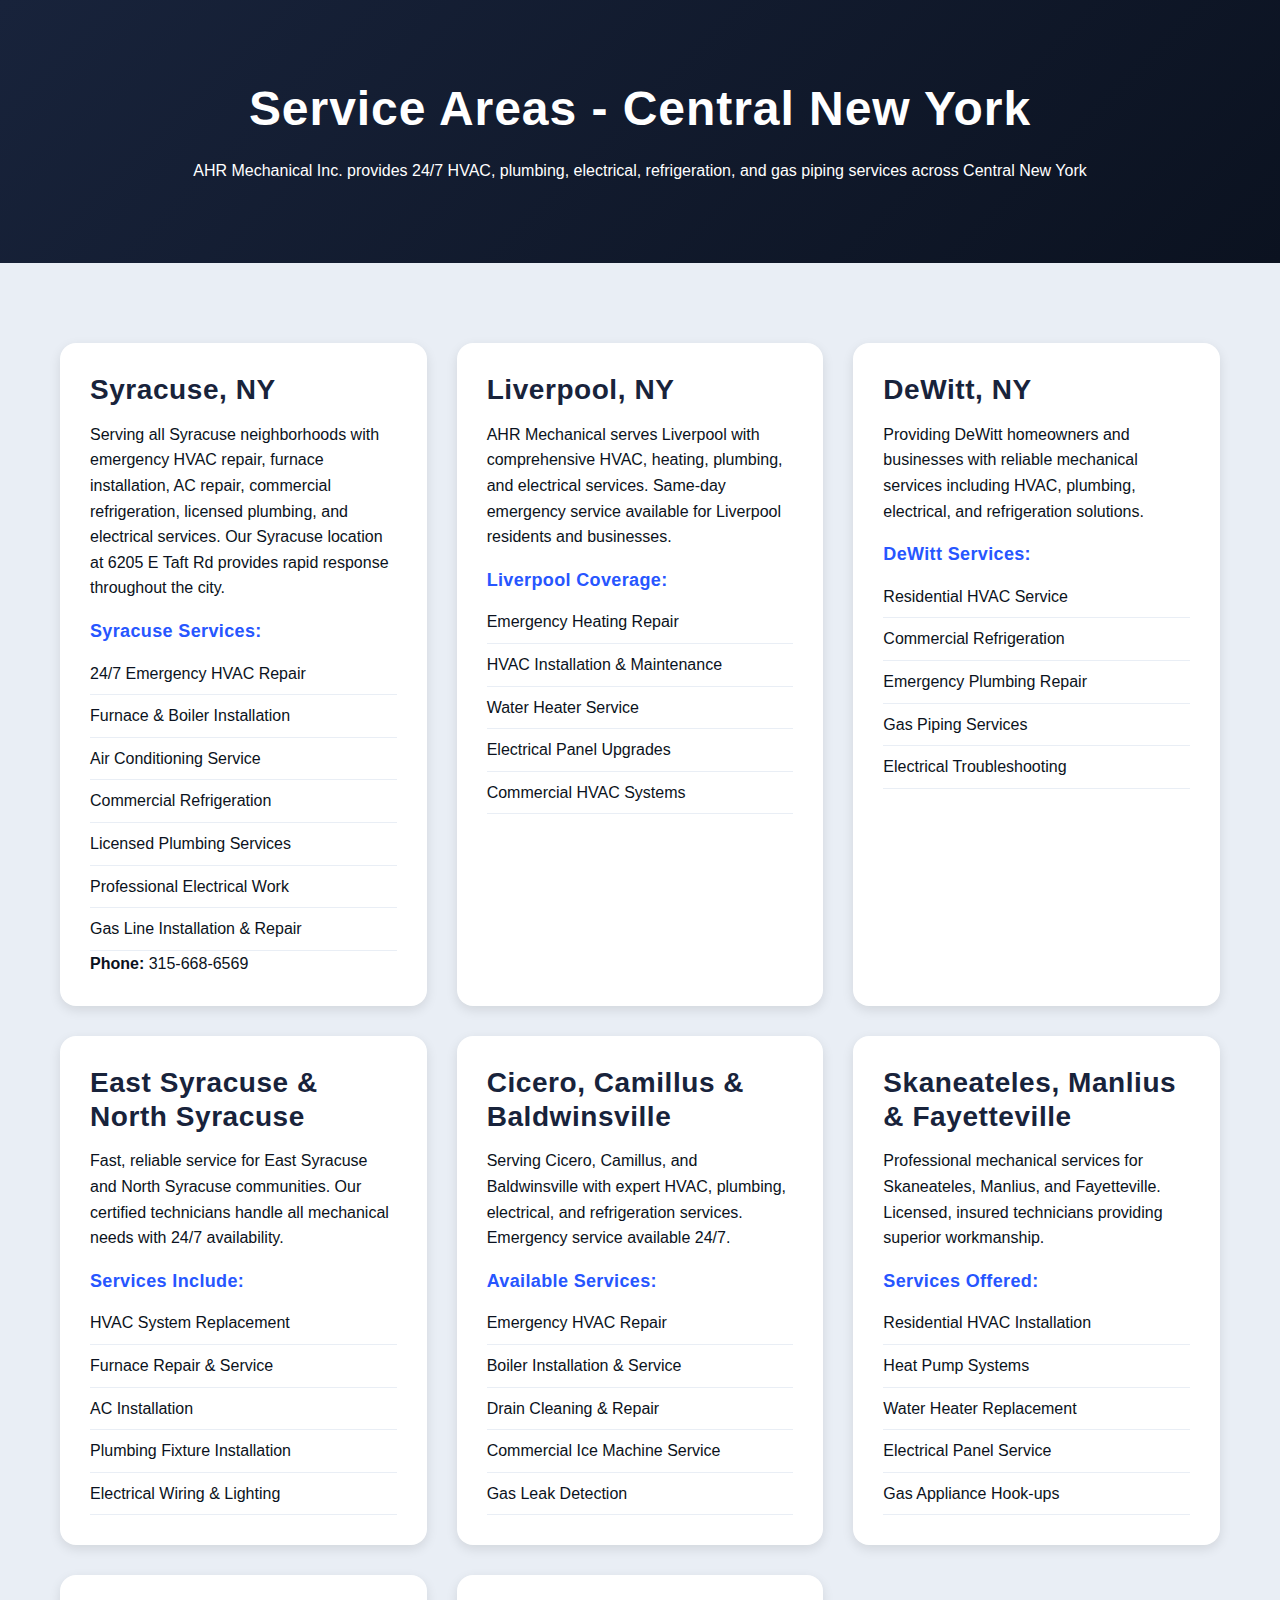
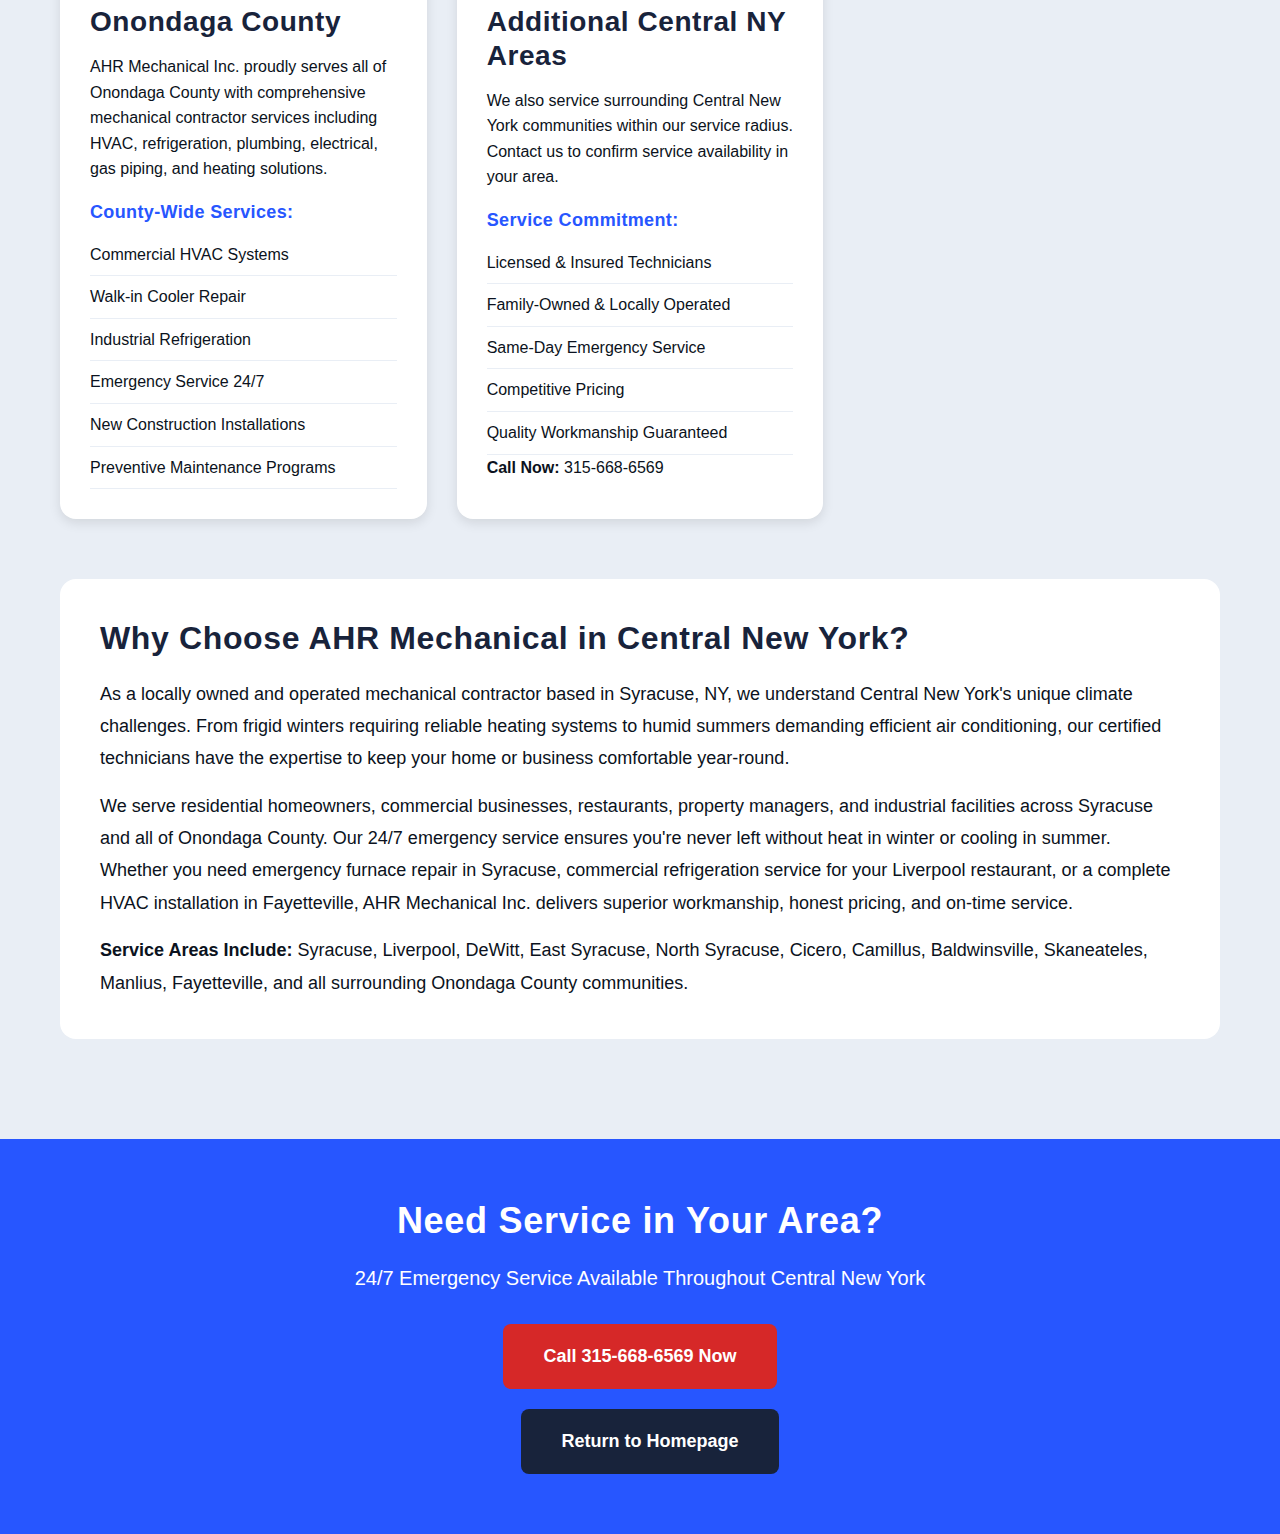
<file: locations.html>
<!DOCTYPE html>
<html lang="en">
<head>
    <meta charset="UTF-8">
    <meta name="viewport" content="width=device-width, initial-scale=1.0">
    <title>Service Areas | AHR Mechanical Inc. | Syracuse & Central New York HVAC</title>
    <meta name="description" content="AHR Mechanical Inc. serves Syracuse, Liverpool, DeWitt, East Syracuse, North Syracuse, Cicero, Camillus, Baldwinsville, Skaneateles, Manlius, Fayetteville, and all of Onondaga County with 24/7 emergency HVAC, plumbing, electrical, and refrigeration services.">
    <link rel="canonical" href="https://ahrcny.com/locations.html">
    <meta name="robots" content="index, follow">
    
    <!-- Stylesheets -->
    <link rel="stylesheet" href="css/reset.css">
    <link rel="stylesheet" href="css/variables.css">
    <link rel="stylesheet" href="css/styles.css">
    
    <style>
        body {
            font-family: 'Inter', sans-serif;
            background: #E9EEF5;
        }
        
        .locations-header {
            background: linear-gradient(135deg, #18233B 0%, #0B1220 100%);
            color: white;
            padding: 80px 20px;
            text-align: center;
        }
        
        .locations-header h1 {
            font-size: 48px;
            font-family: 'Oswald', sans-serif;
            margin-bottom: 20px;
        }
        
        .container {
            max-width: 1200px;
            margin: 0 auto;
            padding: 40px 20px;
        }
        
        .location-grid {
            display: grid;
            grid-template-columns: repeat(auto-fit, minmax(350px, 1fr));
            gap: 30px;
            margin-top: 40px;
        }
        
        .location-card {
            background: white;
            padding: 30px;
            border-radius: 16px;
            box-shadow: 0 4px 12px rgba(0,0,0,0.1);
        }
        
        .location-card h2 {
            font-size: 28px;
            font-family: 'Oswald', sans-serif;
            color: #18233B;
            margin-bottom: 15px;
        }
        
        .location-card h3 {
            font-size: 18px;
            font-weight: 600;
            color: #2756FF;
            margin-top: 20px;
            margin-bottom: 10px;
        }
        
        .location-card ul {
            list-style: none;
            padding: 0;
        }
        
        .location-card li {
            padding: 8px 0;
            border-bottom: 1px solid #E9EEF5;
        }
        
        .cta-section {
            background: #2756FF;
            color: white;
            padding: 60px 20px;
            text-align: center;
            margin-top: 60px;
        }
        
        .cta-section h2 {
            font-size: 36px;
            margin-bottom: 20px;
        }
        
        .cta-btn {
            display: inline-block;
            background: #D62828;
            color: white;
            padding: 18px 40px;
            border-radius: 8px;
            text-decoration: none;
            font-weight: 600;
            font-size: 18px;
            margin-top: 20px;
        }
    </style>
</head>
<body>
    <div class="locations-header">
        <h1>Service Areas - Central New York</h1>
        <p>AHR Mechanical Inc. provides 24/7 HVAC, plumbing, electrical, refrigeration, and gas piping services across Central New York</p>
    </div>
    
    <div class="container">
        <div class="location-grid">
            <div class="location-card">
                <h2>Syracuse, NY</h2>
                <p>Serving all Syracuse neighborhoods with emergency HVAC repair, furnace installation, AC repair, commercial refrigeration, licensed plumbing, and electrical services. Our Syracuse location at 6205 E Taft Rd provides rapid response throughout the city.</p>
                <h3>Syracuse Services:</h3>
                <ul>
                    <li>24/7 Emergency HVAC Repair</li>
                    <li>Furnace & Boiler Installation</li>
                    <li>Air Conditioning Service</li>
                    <li>Commercial Refrigeration</li>
                    <li>Licensed Plumbing Services</li>
                    <li>Professional Electrical Work</li>
                    <li>Gas Line Installation & Repair</li>
                </ul>
                <p><strong>Phone:</strong> 315-668-6569</p>
            </div>
            
            <div class="location-card">
                <h2>Liverpool, NY</h2>
                <p>AHR Mechanical serves Liverpool with comprehensive HVAC, heating, plumbing, and electrical services. Same-day emergency service available for Liverpool residents and businesses.</p>
                <h3>Liverpool Coverage:</h3>
                <ul>
                    <li>Emergency Heating Repair</li>
                    <li>HVAC Installation & Maintenance</li>
                    <li>Water Heater Service</li>
                    <li>Electrical Panel Upgrades</li>
                    <li>Commercial HVAC Systems</li>
                </ul>
            </div>
            
            <div class="location-card">
                <h2>DeWitt, NY</h2>
                <p>Providing DeWitt homeowners and businesses with reliable mechanical services including HVAC, plumbing, electrical, and refrigeration solutions.</p>
                <h3>DeWitt Services:</h3>
                <ul>
                    <li>Residential HVAC Service</li>
                    <li>Commercial Refrigeration</li>
                    <li>Emergency Plumbing Repair</li>
                    <li>Gas Piping Services</li>
                    <li>Electrical Troubleshooting</li>
                </ul>
            </div>
            
            <div class="location-card">
                <h2>East Syracuse & North Syracuse</h2>
                <p>Fast, reliable service for East Syracuse and North Syracuse communities. Our certified technicians handle all mechanical needs with 24/7 availability.</p>
                <h3>Services Include:</h3>
                <ul>
                    <li>HVAC System Replacement</li>
                    <li>Furnace Repair & Service</li>
                    <li>AC Installation</li>
                    <li>Plumbing Fixture Installation</li>
                    <li>Electrical Wiring & Lighting</li>
                </ul>
            </div>
            
            <div class="location-card">
                <h2>Cicero, Camillus & Baldwinsville</h2>
                <p>Serving Cicero, Camillus, and Baldwinsville with expert HVAC, plumbing, electrical, and refrigeration services. Emergency service available 24/7.</p>
                <h3>Available Services:</h3>
                <ul>
                    <li>Emergency HVAC Repair</li>
                    <li>Boiler Installation & Service</li>
                    <li>Drain Cleaning & Repair</li>
                    <li>Commercial Ice Machine Service</li>
                    <li>Gas Leak Detection</li>
                </ul>
            </div>
            
            <div class="location-card">
                <h2>Skaneateles, Manlius & Fayetteville</h2>
                <p>Professional mechanical services for Skaneateles, Manlius, and Fayetteville. Licensed, insured technicians providing superior workmanship.</p>
                <h3>Services Offered:</h3>
                <ul>
                    <li>Residential HVAC Installation</li>
                    <li>Heat Pump Systems</li>
                    <li>Water Heater Replacement</li>
                    <li>Electrical Panel Service</li>
                    <li>Gas Appliance Hook-ups</li>
                </ul>
            </div>
            
            <div class="location-card">
                <h2>Onondaga County</h2>
                <p>AHR Mechanical Inc. proudly serves all of Onondaga County with comprehensive mechanical contractor services including HVAC, refrigeration, plumbing, electrical, gas piping, and heating solutions.</p>
                <h3>County-Wide Services:</h3>
                <ul>
                    <li>Commercial HVAC Systems</li>
                    <li>Walk-in Cooler Repair</li>
                    <li>Industrial Refrigeration</li>
                    <li>Emergency Service 24/7</li>
                    <li>New Construction Installations</li>
                    <li>Preventive Maintenance Programs</li>
                </ul>
            </div>
            
            <div class="location-card">
                <h2>Additional Central NY Areas</h2>
                <p>We also service surrounding Central New York communities within our service radius. Contact us to confirm service availability in your area.</p>
                <h3>Service Commitment:</h3>
                <ul>
                    <li>Licensed & Insured Technicians</li>
                    <li>Family-Owned & Locally Operated</li>
                    <li>Same-Day Emergency Service</li>
                    <li>Competitive Pricing</li>
                    <li>Quality Workmanship Guaranteed</li>
                </ul>
                <p><strong>Call Now:</strong> 315-668-6569</p>
            </div>
        </div>
        
        <div style="margin-top: 60px; background: white; padding: 40px; border-radius: 16px;">
            <h2 style="font-size: 32px; color: #18233B; margin-bottom: 20px;">Why Choose AHR Mechanical in Central New York?</h2>
            <p style="line-height: 1.8; font-size: 18px; margin-bottom: 15px;">
                As a locally owned and operated mechanical contractor based in Syracuse, NY, we understand Central New York's unique climate challenges. From frigid winters requiring reliable heating systems to humid summers demanding efficient air conditioning, our certified technicians have the expertise to keep your home or business comfortable year-round.
            </p>
            <p style="line-height: 1.8; font-size: 18px; margin-bottom: 15px;">
                We serve residential homeowners, commercial businesses, restaurants, property managers, and industrial facilities across Syracuse and all of Onondaga County. Our 24/7 emergency service ensures you're never left without heat in winter or cooling in summer. Whether you need emergency furnace repair in Syracuse, commercial refrigeration service for your Liverpool restaurant, or a complete HVAC installation in Fayetteville, AHR Mechanical Inc. delivers superior workmanship, honest pricing, and on-time service.
            </p>
            <p style="line-height: 1.8; font-size: 18px;">
                <strong>Service Areas Include:</strong> Syracuse, Liverpool, DeWitt, East Syracuse, North Syracuse, Cicero, Camillus, Baldwinsville, Skaneateles, Manlius, Fayetteville, and all surrounding Onondaga County communities.
            </p>
        </div>
    </div>
    
    <div class="cta-section">
        <h2>Need Service in Your Area?</h2>
        <p style="font-size: 20px; margin-bottom: 10px;">24/7 Emergency Service Available Throughout Central New York</p>
        <a href="tel:+13156686569" class="cta-btn">Call 315-668-6569 Now</a>
        <br>
        <a href="index.html" class="cta-btn" style="background: #18233B; margin-left: 20px;">Return to Homepage</a>
    </div>
</body>
</html>
</file>
<file: css/variables.css>
/* AHR Mechanical Inc. - Brand Variables */

:root {
    /* Primary Brand Colors */
    --navy: #18233B;
    --electric-blue: #2756FF;
    --crimson: #D62828;
    --silver: #E9EEF5;
    --ink: #0B1220;
    
    /* Extended Palette */
    --navy-dark: #0D1522;
    --navy-light: #2A3D5F;
    --blue-dark: #1E42CC;
    --blue-light: #4B74FF;
    --crimson-dark: #B01F1F;
    --crimson-light: #E84747;
    --silver-dark: #D1D9E6;
    --silver-light: #F5F8FC;
    --white: #FFFFFF;
    
    /* Gradients */
    --gradient-hero: linear-gradient(135deg, rgba(11, 18, 32, 0.71) 0%, rgba(24, 35, 59, 0.64) 100%);
    --gradient-navy: linear-gradient(135deg, var(--navy-dark) 0%, var(--navy) 100%);
    --gradient-blue: linear-gradient(135deg, var(--electric-blue) 0%, var(--blue-light) 100%);
    --gradient-crimson: linear-gradient(135deg, var(--crimson-dark) 0%, var(--crimson) 100%);
    
    /* Typography */
    --font-heading: 'Oswald', sans-serif;
    --font-body: 'Inter', sans-serif;
    
    /* Font Weights */
    --weight-light: 300;
    --weight-regular: 400;
    --weight-medium: 500;
    --weight-semibold: 600;
    --weight-bold: 700;
    
    /* Font Sizes */
    --text-xs: 0.75rem;      /* 12px */
    --text-sm: 0.875rem;     /* 14px */
    --text-base: 1rem;       /* 16px */
    --text-lg: 1.125rem;     /* 18px */
    --text-xl: 1.25rem;      /* 20px */
    --text-2xl: 1.5rem;      /* 24px */
    --text-3xl: 1.875rem;    /* 30px */
    --text-4xl: 2.25rem;     /* 36px */
    --text-5xl: 3rem;        /* 48px */
    --text-6xl: 3.75rem;     /* 60px */
    --text-7xl: 4.5rem;      /* 72px */
    
    /* Spacing Scale */
    --space-1: 0.25rem;      /* 4px */
    --space-2: 0.5rem;       /* 8px */
    --space-3: 0.75rem;      /* 12px */
    --space-4: 1rem;         /* 16px */
    --space-5: 1.25rem;      /* 20px */
    --space-6: 1.5rem;       /* 24px */
    --space-8: 2rem;         /* 32px */
    --space-10: 2.5rem;      /* 40px */
    --space-12: 3rem;        /* 48px */
    --space-16: 4rem;        /* 64px */
    --space-20: 5rem;        /* 80px */
    --space-24: 6rem;        /* 96px */
    --space-32: 8rem;        /* 128px */
    
    /* Shadows */
    --shadow-sm: 0 1px 2px 0 rgba(0, 0, 0, 0.05);
    --shadow-md: 0 4px 6px -1px rgba(0, 0, 0, 0.1), 0 2px 4px -1px rgba(0, 0, 0, 0.06);
    --shadow-lg: 0 10px 15px -3px rgba(0, 0, 0, 0.1), 0 4px 6px -2px rgba(0, 0, 0, 0.05);
    --shadow-xl: 0 20px 25px -5px rgba(0, 0, 0, 0.1), 0 10px 10px -5px rgba(0, 0, 0, 0.04);
    --shadow-2xl: 0 25px 50px -12px rgba(0, 0, 0, 0.25);
    --shadow-blue: 0 10px 30px -5px rgba(39, 86, 255, 0.3);
    --shadow-crimson: 0 10px 30px -5px rgba(214, 40, 40, 0.3);
    
    /* Border Radius */
    --radius-sm: 0.25rem;    /* 4px */
    --radius-md: 0.5rem;     /* 8px */
    --radius-lg: 0.75rem;    /* 12px */
    --radius-xl: 1rem;       /* 16px */
    --radius-2xl: 1.5rem;    /* 24px */
    --radius-full: 9999px;
    
    /* Transitions */
    --transition-fast: 150ms ease-in-out;
    --transition-base: 300ms ease-in-out;
    --transition-slow: 500ms ease-in-out;
    
    /* Z-Index Scale */
    --z-base: 1;
    --z-dropdown: 100;
    --z-sticky: 200;
    --z-fixed: 300;
    --z-modal: 400;
    --z-overlay: 500;
    
    /* Container */
    --container-max: 1280px;
    --container-padding: var(--space-6);
    
    /* Stripe Accent Angle */
    --stripe-angle: -5deg;
}

/* Dark mode support (future enhancement) */
@media (prefers-color-scheme: dark) {
    :root {
        /* Could add dark mode overrides here */
    }
}
</file>
<file: css/styles.css>
/* AHR Mechanical Inc. - Main Stylesheet */

/* ==========================================
   BASE STYLES
   ========================================== */

* {
    max-width: 100%;
}

body {
    font-family: var(--font-body);
    font-weight: var(--weight-regular);
    color: var(--ink);
    background-color: var(--white);
    overflow-x: hidden;
    width: 100%;
}

.container {
    max-width: var(--container-max);
    margin: 0 auto;
    padding: 0 var(--container-padding);
    width: 100%;
}

/* ==========================================
   TYPOGRAPHY
   ========================================== */

h1, h2, h3, h4, h5, h6 {
    font-family: var(--font-heading);
    font-weight: var(--weight-bold);
    line-height: 1.2;
    letter-spacing: 0.02em;
}

.section-title {
    font-size: var(--text-4xl);
    color: var(--navy);
    text-transform: uppercase;
    margin-bottom: var(--space-4);
    position: relative;
    display: inline-block;
}

.section-title::after {
    content: '';
    position: absolute;
    bottom: -8px;
    left: 0;
    width: 60px;
    height: 4px;
    background: var(--gradient-blue);
    border-radius: var(--radius-full);
}

.section-subtitle {
    font-size: var(--text-lg);
    color: var(--navy-light);
    font-weight: var(--weight-medium);
    margin-bottom: var(--space-12);
}

.section-header {
    text-align: center;
    margin-bottom: var(--space-16);
}

/* ==========================================
   BUTTONS
   ========================================== */

.btn {
    display: inline-flex;
    align-items: center;
    gap: var(--space-2);
    padding: var(--space-4) var(--space-8);
    font-family: var(--font-heading);
    font-size: var(--text-base);
    font-weight: var(--weight-semibold);
    text-transform: uppercase;
    letter-spacing: 0.05em;
    border-radius: var(--radius-lg);
    transition: all var(--transition-base);
    cursor: pointer;
    position: relative;
    overflow: hidden;
    z-index: 1;
}

.btn::before {
    content: '';
    position: absolute;
    top: 0;
    left: 0;
    width: 100%;
    height: 100%;
    background: rgba(255, 255, 255, 0.1);
    transform: translateX(-100%);
    transition: transform var(--transition-base);
    z-index: -1;
}

.btn:hover::before {
    transform: translateX(0);
}

.btn-icon {
    width: 20px;
    height: 20px;
}

.btn-primary {
    background: var(--gradient-blue);
    color: var(--white);
    box-shadow: var(--shadow-blue);
}

.btn-primary:hover {
    transform: translateY(-2px);
    box-shadow: 0 15px 40px -5px rgba(39, 86, 255, 0.4);
}

.btn-secondary {
    background: var(--white);
    color: var(--navy);
    border: 2px solid var(--navy);
    box-shadow: var(--shadow-md);
}

.btn-secondary:hover {
    background: var(--navy);
    color: var(--white);
    transform: translateY(-2px);
    box-shadow: var(--shadow-lg);
}

.btn-job-openings {
    background: var(--gradient-crimson);
    color: var(--white);
    box-shadow: var(--shadow-crimson);
}

.btn-job-openings:hover {
    transform: translateY(-2px);
    box-shadow: 0 15px 40px -5px rgba(214, 40, 40, 0.5);
}

/* ==========================================
   NAVIGATION
   ========================================== */

.nav {
    position: fixed;
    top: 0;
    left: 0;
    width: 100%;
    background: var(--white);
    box-shadow: var(--shadow-md);
    z-index: var(--z-sticky);
    transition: all var(--transition-base);
}

.nav.scrolled {
    box-shadow: var(--shadow-lg);
    background: rgba(255, 255, 255, 0.98);
    backdrop-filter: blur(10px);
}

.nav-container {
    max-width: var(--container-max);
    margin: 0 auto;
    padding: var(--space-4) var(--container-padding);
    display: flex;
    align-items: center;
    justify-content: space-between;
    gap: var(--space-8);
}

.nav-logo img {
    height: 50px;
    width: auto;
    transition: transform var(--transition-base);
}

.nav-logo:hover img {
    transform: scale(1.05);
}

.nav-toggle {
    display: none;
    flex-direction: column;
    gap: 5px;
    padding: var(--space-2);
}

.nav-toggle span {
    width: 25px;
    height: 3px;
    background: var(--navy);
    border-radius: var(--radius-full);
    transition: all var(--transition-base);
}

.nav-menu {
    display: flex;
    align-items: center;
    gap: var(--space-8);
}

.nav-link {
    font-family: var(--font-heading);
    font-size: var(--text-sm);
    font-weight: var(--weight-semibold);
    color: var(--navy);
    text-transform: uppercase;
    letter-spacing: 0.05em;
    position: relative;
    padding: var(--space-2) 0;
    transition: color var(--transition-base);
}

.nav-link::after {
    content: '';
    position: absolute;
    bottom: 0;
    left: 0;
    width: 0;
    height: 2px;
    background: var(--electric-blue);
    transition: width var(--transition-base);
}

.nav-link:hover,
.nav-link.active {
    color: var(--electric-blue);
}

.nav-link:hover::after,
.nav-link.active::after {
    width: 100%;
}

.nav-cta {
    display: flex;
    align-items: center;
    gap: var(--space-2);
    font-family: var(--font-heading);
    font-size: var(--text-base);
    font-weight: var(--weight-bold);
    color: var(--white);
    background: var(--gradient-crimson);
    padding: var(--space-3) var(--space-6);
    border-radius: var(--radius-lg);
    transition: all var(--transition-base);
    box-shadow: var(--shadow-crimson);
}

.nav-cta .btn-icon {
    width: 20px;
    height: 20px;
}

.nav-cta:hover {
    transform: translateY(-2px);
    box-shadow: 0 15px 40px -5px rgba(214, 40, 40, 0.4);
}

/* ==========================================
   HERO SECTION
   ========================================== */

.hero {
    position: relative;
    min-height: 100vh;
    display: flex;
    align-items: center;
    justify-content: center;
    overflow: hidden;
    padding-top: 80px;
}

.hero-background {
    position: absolute;
    top: 0;
    left: 0;
    width: 100%;
    height: 100%;
    z-index: 0;
}

.hero-background picture,
.hero-background img {
    width: 100%;
    height: 100%;
}

.hero-image {
    width: 100%;
    height: 100%;
    object-fit: cover;
    object-position: center;
    min-height: 100vh;
}

.hero-overlay {
    position: absolute;
    top: 0;
    left: 0;
    width: 100%;
    height: 100%;
    background: var(--gradient-hero);
}

.hero-content {
    position: relative;
    z-index: 2;
    max-width: var(--container-max);
    margin: 0 auto;
    padding: var(--space-12) var(--container-padding);
    text-align: center;
    color: var(--white);
}

.badge-24-7 {
    display: inline-flex;
    align-items: center;
    gap: var(--space-3);
    background: rgba(39, 86, 255, 0.2);
    border: 2px solid var(--electric-blue);
    padding: var(--space-3) var(--space-6);
    border-radius: var(--radius-full);
    margin-bottom: var(--space-8);
    font-family: var(--font-heading);
    font-size: var(--text-sm);
    font-weight: var(--weight-bold);
    letter-spacing: 0.1em;
    animation: pulse 2s ease-in-out infinite;
}

@keyframes pulse {
    0%, 100% {
        box-shadow: 0 0 0 0 rgba(39, 86, 255, 0.7);
    }
    50% {
        box-shadow: 0 0 0 10px rgba(39, 86, 255, 0);
    }
}

.badge-star {
    width: 16px;
    height: 16px;
    color: var(--electric-blue);
    animation: rotate 4s linear infinite;
}

@keyframes rotate {
    from { transform: rotate(0deg); }
    to { transform: rotate(360deg); }
}

.hero-title {
    margin-bottom: var(--space-6);
}

.hero-logo {
    max-width: 600px;
    width: 100%;
    height: auto;
    margin: 0 auto var(--space-6);
    display: block;
    filter: drop-shadow(2px 2px 4px rgba(0, 0, 0, 0.3));
}

.hero-title-main {
    display: block;
    font-size: var(--text-6xl);
    font-weight: var(--weight-bold);
    margin-bottom: var(--space-2);
    text-shadow: 2px 2px 4px rgba(0, 0, 0, 0.3);
}

.hero-title-sub {
    display: block;
    font-size: var(--text-3xl);
    font-weight: var(--weight-medium);
    color: var(--electric-blue);
    text-shadow: 2px 2px 4px rgba(0, 0, 0, 0.3);
}

.hero-description {
    font-size: var(--text-xl);
    max-width: 700px;
    margin: 0 auto var(--space-10);
    line-height: 1.6;
    color: var(--silver-light);
}

.hero-cta-group {
    display: flex;
    align-items: center;
    justify-content: center;
    gap: var(--space-6);
    margin-bottom: var(--space-12);
    flex-wrap: wrap;
}

.hero-trust-bar {
    display: flex;
    align-items: center;
    justify-content: center;
    gap: var(--space-10);
    flex-wrap: wrap;
    padding-top: var(--space-8);
    border-top: 1px solid rgba(255, 255, 255, 0.2);
}

.trust-item {
    display: flex;
    align-items: center;
    gap: var(--space-3);
    font-size: var(--text-sm);
    font-weight: var(--weight-medium);
}

.trust-item svg {
    width: 24px;
    height: 24px;
    color: var(--electric-blue);
}

.hero-address {
    display: flex;
    align-items: center;
    justify-content: center;
    gap: var(--space-3);
    margin-top: var(--space-8);
    padding: var(--space-4) var(--space-8);
    background: rgba(39, 86, 255, 0.15);
    border: 2px solid var(--electric-blue);
    border-radius: var(--radius-lg);
    font-family: var(--font-heading);
    font-size: var(--text-lg);
    font-weight: var(--weight-bold);
    letter-spacing: 0.02em;
    color: var(--white);
    transition: all var(--transition-base);
    cursor: pointer;
}

.hero-address:hover {
    background: rgba(39, 86, 255, 0.25);
    transform: translateY(-2px);
    box-shadow: 0 10px 30px -5px rgba(39, 86, 255, 0.4);
}

.hero-address svg {
    width: 28px;
    height: 28px;
    color: var(--electric-blue);
    flex-shrink: 0;
    transition: transform var(--transition-base);
}

.hero-address:hover svg {
    transform: scale(1.1);
}

/* ==========================================
   SERVICES SECTION
   ========================================== */

.services {
    padding: var(--space-24) 0;
    background: var(--silver-light);
    position: relative;
}

.services-grid {
    display: grid;
    grid-template-columns: repeat(auto-fit, minmax(320px, 1fr));
    gap: var(--space-8);
    margin-bottom: var(--space-16);
}

.service-card {
    background: var(--white);
    border-radius: var(--radius-xl);
    padding: var(--space-8);
    box-shadow: var(--shadow-md);
    transition: all var(--transition-base);
    position: relative;
    overflow: hidden;
}

.service-card::before {
    content: '';
    position: absolute;
    top: 0;
    left: 0;
    width: 100%;
    height: 4px;
    background: var(--gradient-blue);
    transform: scaleX(0);
    transform-origin: left;
    transition: transform var(--transition-base);
}

.service-card:hover {
    transform: translateY(-8px);
    box-shadow: var(--shadow-xl);
}

.service-card:hover::before {
    transform: scaleX(1);
}

/* Artistic overlay on hover - AHRsplashImage */
.service-card::after {
    content: '';
    position: absolute;
    top: 0;
    left: 0;
    right: 0;
    height: 120px;
    background-image: url('../assets/AHRsplashImage.png');
    background-size: cover;
    background-position: center;
    background-repeat: no-repeat;
    border-radius: var(--radius-xl) var(--radius-xl) 0 0;
    opacity: 0;
    transform: scale(1.05) translateY(-5px);
    transition: opacity 380ms cubic-bezier(0.4, 0, 0.2, 1), 
                transform 420ms cubic-bezier(0.4, 0, 0.2, 1);
    pointer-events: none;
    z-index: 1;
}

/* Ensure card content stays above the overlay */
.service-card > * {
    position: relative;
    z-index: 2;
}

.service-card:hover::after {
    opacity: 0.4;
    transform: scale(1) translateY(0);
}

.service-icon {
    width: 64px;
    height: 64px;
    margin-bottom: var(--space-6);
    color: var(--electric-blue);
    transition: all var(--transition-base);
}

.service-card:hover .service-icon {
    transform: scale(1.1) rotate(5deg);
    color: var(--crimson);
}

.service-title {
    font-size: var(--text-2xl);
    color: var(--navy);
    margin-bottom: var(--space-4);
    text-transform: uppercase;
}

.service-description {
    font-size: var(--text-base);
    color: var(--navy-light);
    margin-bottom: var(--space-6);
    line-height: 1.7;
}

.service-features {
    list-style: none;
}

.service-features li {
    font-size: var(--text-sm);
    color: var(--ink);
    padding: var(--space-2) 0;
    padding-left: var(--space-6);
    position: relative;
}

.service-features li::before {
    content: '→';
    position: absolute;
    left: 0;
    color: var(--electric-blue);
    font-weight: var(--weight-bold);
}

.services-cta {
    background: var(--gradient-navy);
    border-radius: var(--radius-2xl);
    padding: var(--space-12);
    text-align: center;
    color: var(--white);
    box-shadow: var(--shadow-xl);
}

.services-cta-content h3 {
    font-size: var(--text-3xl);
    margin-bottom: var(--space-4);
    text-transform: uppercase;
}

.services-cta-content p {
    font-size: var(--text-lg);
    margin-bottom: var(--space-8);
    color: var(--silver-light);
}

.section-stripe-accent {
    position: absolute;
    bottom: 0;
    left: 0;
    width: 100%;
    height: 60px;
    background: linear-gradient(
        var(--stripe-angle),
        transparent 0%,
        transparent 60%,
        var(--navy) 60%,
        var(--navy) 70%,
        var(--electric-blue) 70%,
        var(--electric-blue) 80%,
        var(--crimson) 80%,
        var(--crimson) 90%,
        transparent 90%
    );
    opacity: 0.1;
}

/* ==========================================
   ABOUT SECTION
   ========================================== */

.about {
    padding: var(--space-24) 0;
    background: var(--white);
}

.about-content {
    display: grid;
    grid-template-columns: 2fr 1fr;
    gap: var(--space-16);
    align-items: start;
}

.about-description p {
    font-size: var(--text-lg);
    line-height: 1.8;
    color: var(--navy-light);
    margin-bottom: var(--space-6);
}

.about-values {
    margin-top: var(--space-12);
    display: flex;
    flex-direction: column;
    gap: var(--space-8);
}

.value-item {
    display: flex;
    gap: var(--space-6);
    padding: var(--space-6);
    background: var(--silver-light);
    border-radius: var(--radius-lg);
    transition: all var(--transition-base);
}

.value-item:hover {
    background: var(--white);
    box-shadow: var(--shadow-lg);
    transform: translateX(8px);
}

.value-icon {
    flex-shrink: 0;
    width: 48px;
    height: 48px;
    color: var(--electric-blue);
}

.value-content h4 {
    font-size: var(--text-xl);
    color: var(--navy);
    margin-bottom: var(--space-2);
    text-transform: uppercase;
}

.value-content p {
    font-size: var(--text-base);
    color: var(--navy-light);
    line-height: 1.6;
    margin: 0;
}

.about-stats {
    display: grid;
    grid-template-columns: 1fr;
    gap: var(--space-6);
}

.stat-card {
    background: var(--gradient-navy);
    color: var(--white);
    padding: var(--space-8);
    border-radius: var(--radius-xl);
    text-align: center;
    box-shadow: var(--shadow-lg);
    position: relative;
    overflow: hidden;
}

.stat-card::before {
    content: '★';
    position: absolute;
    top: 10px;
    right: 10px;
    font-size: var(--text-4xl);
    color: var(--electric-blue);
    opacity: 0.2;
}

.stat-number {
    font-family: var(--font-heading);
    font-size: var(--text-5xl);
    font-weight: var(--weight-bold);
    color: var(--electric-blue);
    margin-bottom: var(--space-2);
}

.stat-label {
    font-size: var(--text-sm);
    text-transform: uppercase;
    letter-spacing: 0.1em;
    color: var(--silver-light);
}

/* ==========================================
   CAREERS SECTION
   ========================================== */

.careers {
    padding: var(--space-24) 0;
    background: var(--silver-light);
    position: relative;
}

.careers-intro {
    max-width: 900px;
    margin: 0 auto var(--space-16);
    text-align: center;
}

.careers-intro p {
    font-size: var(--text-lg);
    line-height: 1.8;
    color: var(--navy-light);
}

.careers-grid {
    display: grid;
    grid-template-columns: repeat(4, 1fr);
    gap: var(--space-8);
    margin-bottom: var(--space-16);
}

.career-benefit {
    background: var(--white);
    padding: var(--space-8);
    border-radius: var(--radius-xl);
    box-shadow: var(--shadow-md);
    transition: all var(--transition-base);
    text-align: center;
    min-height: 280px;
    display: flex;
    flex-direction: column;
    justify-content: flex-start;
}

.career-benefit:hover {
    transform: translateY(-8px);
    box-shadow: var(--shadow-xl);
}

.career-benefit-icon {
    width: 56px;
    height: 56px;
    margin: 0 auto var(--space-6);
    color: var(--electric-blue);
    transition: all var(--transition-base);
}

.career-benefit:hover .career-benefit-icon {
    transform: scale(1.2);
    color: var(--crimson);
}

.career-benefit h4 {
    font-size: var(--text-xl);
    color: var(--navy);
    margin-bottom: var(--space-4);
    text-transform: uppercase;
}

.career-benefit p {
    font-size: var(--text-base);
    color: var(--navy-light);
    line-height: 1.6;
}

.career-benefit-image {
    padding: 0;
    overflow: hidden;
    display: flex;
    align-items: center;
    justify-content: center;
    grid-column: span 2;
    min-height: 280px;
    max-height: 280px;
}

.fleet-image {
    width: 100%;
    height: 100%;
    object-fit: cover;
    border-radius: var(--radius-xl);
}

.careers-roles {
    background: var(--white);
    padding: var(--space-12);
    border-radius: var(--radius-2xl);
    margin-bottom: var(--space-16);
    box-shadow: var(--shadow-lg);
}

.careers-roles h3 {
    font-size: var(--text-3xl);
    color: var(--navy);
    text-align: center;
    margin-bottom: var(--space-8);
    text-transform: uppercase;
}

.roles-grid {
    display: flex;
    flex-wrap: wrap;
    gap: var(--space-4);
    justify-content: center;
}

.role-tag {
    background: var(--gradient-blue);
    color: var(--white);
    padding: var(--space-3) var(--space-6);
    border-radius: var(--radius-full);
    font-family: var(--font-heading);
    font-size: var(--text-sm);
    font-weight: var(--weight-semibold);
    text-transform: uppercase;
    letter-spacing: 0.05em;
    box-shadow: var(--shadow-blue);
    transition: all var(--transition-base);
}

.role-tag:hover {
    transform: translateY(-2px);
    box-shadow: 0 10px 30px -5px rgba(39, 86, 255, 0.5);
}

.careers-cta {
    background: var(--gradient-navy);
    padding: var(--space-12);
    border-radius: var(--radius-2xl);
    text-align: center;
    color: var(--white);
    box-shadow: var(--shadow-xl);
}

.careers-cta h3 {
    font-size: var(--text-3xl);
    margin-bottom: var(--space-4);
    text-transform: uppercase;
}

.careers-cta p {
    font-size: var(--text-lg);
    color: var(--silver-light);
    margin-bottom: var(--space-8);
    max-width: 600px;
    margin-left: auto;
    margin-right: auto;
}

/* ==========================================
   JOB APPLICATION SECTION
   ========================================== */

.job-application {
    padding: var(--space-24) 0;
    background: var(--white);
}

.job-application-content {
    display: grid;
    grid-template-columns: 1.5fr 1fr;
    gap: var(--space-16);
}

.application-form-wrapper {
    background: var(--silver-light);
    padding: var(--space-12);
    border-radius: var(--radius-2xl);
    box-shadow: var(--shadow-lg);
}

.application-form {
    display: flex;
    flex-direction: column;
    gap: var(--space-6);
}

.form-group {
    display: flex;
    flex-direction: column;
    gap: var(--space-2);
}

.form-group label {
    font-family: var(--font-heading);
    font-size: var(--text-sm);
    font-weight: var(--weight-semibold);
    color: var(--navy);
    text-transform: uppercase;
    letter-spacing: 0.05em;
}

.form-group input,
.form-group textarea {
    padding: var(--space-4);
    border: 2px solid var(--silver-dark);
    border-radius: var(--radius-lg);
    font-family: var(--font-body);
    font-size: var(--text-base);
    color: var(--ink);
    background: var(--white);
    transition: all var(--transition-base);
}

.form-group input:focus,
.form-group textarea:focus {
    border-color: var(--electric-blue);
    outline: none;
    box-shadow: 0 0 0 3px rgba(39, 86, 255, 0.1);
}

.form-group textarea {
    resize: vertical;
    min-height: 120px;
}

.form-submit-btn {
    width: 100%;
    margin-top: var(--space-4);
}

.form-message {
    padding: var(--space-4);
    border-radius: var(--radius-lg);
    text-align: center;
    font-weight: var(--weight-medium);
    display: none;
}

.form-message.success {
    display: block;
    background: #d4edda;
    color: #155724;
    border: 1px solid #c3e6cb;
}

.form-message.error {
    display: block;
    background: #f8d7da;
    color: #721c24;
    border: 1px solid #f5c6cb;
}

.application-info {
    display: flex;
    flex-direction: column;
    gap: var(--space-8);
}

.info-card {
    background: var(--gradient-navy);
    color: var(--white);
    padding: var(--space-8);
    border-radius: var(--radius-xl);
    box-shadow: var(--shadow-lg);
}

.info-card h3 {
    font-size: var(--text-2xl);
    margin-bottom: var(--space-6);
    text-transform: uppercase;
    color: var(--electric-blue);
}

.info-card ul {
    display: flex;
    flex-direction: column;
    gap: var(--space-3);
}

.info-card li {
    padding-left: var(--space-6);
    position: relative;
    color: var(--silver-light);
}

.info-card li::before {
    content: '✓';
    position: absolute;
    left: 0;
    color: var(--electric-blue);
    font-weight: var(--weight-bold);
}

/* ==========================================
   FAQ SECTION
   ========================================== */

.faq-section {
    padding: var(--space-24) 0;
    background: var(--silver-light);
}

.faq-content {
    display: grid;
    gap: var(--space-6);
    margin-top: var(--space-12);
}

.faq-item {
    background: var(--white);
    padding: var(--space-8) var(--space-10);
    border-radius: var(--radius-xl);
    border-left: 4px solid var(--electric-blue);
    transition: all var(--transition-base);
}

.faq-item:hover {
    box-shadow: var(--shadow-lg);
    transform: translateX(4px);
}

.faq-item h3 {
    font-size: var(--text-xl);
    color: var(--navy);
    margin-bottom: var(--space-4);
    font-weight: var(--weight-bold);
    line-height: 1.4;
}

.faq-item p {
    font-size: var(--text-base);
    color: var(--navy-light);
    line-height: 1.7;
}

/* ==========================================
   CONTACT SECTION
   ========================================== */

.contact {
    padding: var(--space-24) 0;
    background: var(--white);
}

.contact-content {
    display: grid;
    grid-template-columns: 1.5fr 1fr;
    gap: var(--space-16);
}

.contact-methods {
    display: flex;
    flex-direction: column;
    gap: var(--space-8);
    margin-bottom: var(--space-12);
}

.contact-method {
    display: flex;
    gap: var(--space-6);
    padding: var(--space-8);
    background: var(--silver-light);
    border-radius: var(--radius-xl);
    transition: all var(--transition-base);
}

.contact-method:hover {
    background: var(--white);
    box-shadow: var(--shadow-lg);
    transform: translateX(8px);
}

.contact-icon {
    flex-shrink: 0;
    width: 48px;
    height: 48px;
    color: var(--electric-blue);
}

.contact-details h4 {
    font-size: var(--text-xl);
    color: var(--navy);
    margin-bottom: var(--space-2);
    text-transform: uppercase;
}

.contact-link {
    display: block;
    font-size: var(--text-2xl);
    font-weight: var(--weight-bold);
    color: var(--electric-blue);
    margin-bottom: var(--space-2);
    transition: color var(--transition-base);
}

.contact-link:hover {
    color: var(--crimson);
}

.contact-note {
    font-size: var(--text-sm);
    color: var(--navy-light);
}

.contact-inquiries {
    background: var(--gradient-navy);
    padding: var(--space-10);
    border-radius: var(--radius-2xl);
    color: var(--white);
}

.contact-inquiries h3 {
    font-size: var(--text-2xl);
    margin-bottom: var(--space-6);
    text-transform: uppercase;
}

.inquiry-options {
    display: grid;
    gap: var(--space-4);
}

.inquiry-btn {
    display: flex;
    align-items: center;
    gap: var(--space-4);
    padding: var(--space-4) var(--space-6);
    background: rgba(255, 255, 255, 0.1);
    border: 2px solid rgba(255, 255, 255, 0.2);
    border-radius: var(--radius-lg);
    color: var(--white);
    font-weight: var(--weight-medium);
    transition: all var(--transition-base);
}

.inquiry-btn:hover {
    background: rgba(255, 255, 255, 0.2);
    border-color: var(--electric-blue);
    transform: translateX(8px);
}

.inquiry-btn svg {
    width: 24px;
    height: 24px;
    color: var(--electric-blue);
}

.contact-visual {
    display: flex;
    align-items: start;
}

.contact-card {
    background: var(--white);
    border-radius: var(--radius-2xl);
    padding: var(--space-10);
    box-shadow: var(--shadow-2xl);
    border: 3px solid var(--electric-blue);
}

.contact-card-header {
    text-align: center;
    margin-bottom: var(--space-8);
    padding-bottom: var(--space-6);
    border-bottom: 2px solid var(--silver);
}

.contact-card-icon {
    width: 48px;
    height: 48px;
    margin: 0 auto var(--space-4);
    color: var(--electric-blue);
    animation: rotate 6s linear infinite;
}

.contact-card-header h3 {
    font-size: var(--text-2xl);
    color: var(--navy);
    text-transform: uppercase;
}

.contact-card-content p {
    font-weight: var(--weight-semibold);
    color: var(--navy);
    margin-bottom: var(--space-4);
}

.contact-card-content ul {
    list-style: none;
    margin-bottom: var(--space-8);
}

.contact-card-content li {
    padding: var(--space-2) 0;
    padding-left: var(--space-6);
    position: relative;
    color: var(--navy-light);
}

.contact-card-content li::before {
    content: '✓';
    position: absolute;
    left: 0;
    color: var(--electric-blue);
    font-weight: var(--weight-bold);
}

.contact-card-badge {
    display: flex;
    align-items: center;
    justify-content: center;
    gap: var(--space-3);
    padding: var(--space-4);
    background: var(--gradient-blue);
    color: var(--white);
    border-radius: var(--radius-lg);
    font-weight: var(--weight-semibold);
}

.contact-card-badge svg {
    width: 24px;
    height: 24px;
}

/* ==========================================
   FOOTER
   ========================================== */

.footer {
    background: var(--navy);
    color: var(--silver-light);
    padding: var(--space-16) 0 var(--space-8);
}

.footer-content {
    display: grid;
    grid-template-columns: 1.5fr 2fr;
    gap: var(--space-16);
    margin-bottom: var(--space-12);
}

.footer-brand {
    max-width: 400px;
}

.footer-logo {
    height: 200px;
    width: auto;
    margin-bottom: var(--space-4);
}

.footer-tagline {
    font-size: var(--text-base);
    color: var(--silver);
    line-height: 1.6;
}

.footer-links {
    display: grid;
    grid-template-columns: repeat(3, 1fr);
    gap: var(--space-8);
}

.footer-column h4 {
    font-size: var(--text-lg);
    color: var(--white);
    margin-bottom: var(--space-4);
    text-transform: uppercase;
}

.footer-column ul {
    display: flex;
    flex-direction: column;
    gap: var(--space-3);
}

.footer-column a {
    color: var(--silver);
    transition: color var(--transition-base);
    font-size: var(--text-sm);
}

.footer-column a:hover {
    color: var(--electric-blue);
}

.footer-column li:not(:has(a)) {
    color: var(--silver);
    font-size: var(--text-sm);
}

.footer-bottom {
    display: flex;
    justify-content: space-between;
    align-items: center;
    padding-top: var(--space-8);
    border-top: 1px solid rgba(255, 255, 255, 0.1);
}

.footer-bottom p {
    font-size: var(--text-sm);
    color: var(--silver);
}

.footer-stars {
    display: flex;
    gap: var(--space-2);
}

.footer-stars svg {
    width: 16px;
    height: 16px;
    color: var(--electric-blue);
}

/* ==========================================
   RESPONSIVE DESIGN
   ========================================== */

@media (max-width: 1024px) {
    .about-content {
        grid-template-columns: 1fr;
    }
    
    .contact-content {
        grid-template-columns: 1fr;
    }
    
    .footer-content {
        grid-template-columns: 1fr;
    }
}

@media (max-width: 768px) {
    :root {
        --text-6xl: 2.5rem;
        --text-5xl: 2rem;
        --text-4xl: 1.75rem;
        --text-3xl: 1.5rem;
        --container-padding: var(--space-4);
    }
    
    body {
        max-width: 100vw;
    }
    
    .container {
        max-width: 100%;
        overflow-x: hidden;
    }
    
    .hero-logo {
        max-width: 90%;
    }
    
    .nav-toggle {
        display: flex;
    }
    
    .nav-menu {
        position: absolute;
        top: 100%;
        left: 0;
        width: 100%;
        background: var(--white);
        flex-direction: column;
        padding: var(--space-6);
        box-shadow: var(--shadow-lg);
        transform: translateY(-100%);
        opacity: 0;
        visibility: hidden;
        transition: all var(--transition-base);
    }
    
    .nav-menu.active {
        transform: translateY(0);
        opacity: 1;
        visibility: visible;
    }
    
    .nav-cta {
        display: none;
    }
    
    .hero-cta-group {
        flex-direction: column;
        width: 100%;
    }
    
    .hero-trust-bar {
        flex-direction: column;
        gap: var(--space-6);
    }
    
    .services-grid {
        grid-template-columns: 1fr;
    }
    
    .faq-item {
        padding: var(--space-6);
    }
    
    .faq-item h3 {
        font-size: var(--text-lg);
    }
    
    .careers-grid {
        grid-template-columns: 1fr;
    }
    
    .job-application-content {
        grid-template-columns: 1fr;
    }
    
    .footer-links {
        grid-template-columns: 1fr;
    }
    
    .footer-bottom {
        flex-direction: column;
        gap: var(--space-4);
        text-align: center;
    }
    
    /* Ensure all sections stay within viewport */
    section {
        max-width: 100vw;
        overflow-x: hidden;
    }
    
    .hero-content {
        max-width: 100%;
        padding-left: var(--space-4);
        padding-right: var(--space-4);
    }
}

@media (max-width: 480px) {
    .btn {
        width: 100%;
        justify-content: center;
    }
    
    .section-header {
        text-align: left;
    }
    
    .section-title::after {
        left: 0;
    }
}

/* ==========================================
   ANIMATIONS & EFFECTS
   ========================================== */

@keyframes fadeInUp {
    from {
        opacity: 0;
        transform: translateY(30px);
    }
    to {
        opacity: 1;
        transform: translateY(0);
    }
}

.fade-in-up {
    animation: fadeInUp 0.6s ease-out forwards;
}

/* Scroll reveal animations */
[data-scroll] {
    opacity: 0;
    transform: translateY(30px);
    transition: all 0.8s ease-out;
}

[data-scroll].revealed {
    opacity: 1;
    transform: translateY(0);
}

/* Smooth scrolling behavior */
@media (prefers-reduced-motion: no-preference) {
    html {
        scroll-behavior: smooth;
    }
}
</file>
